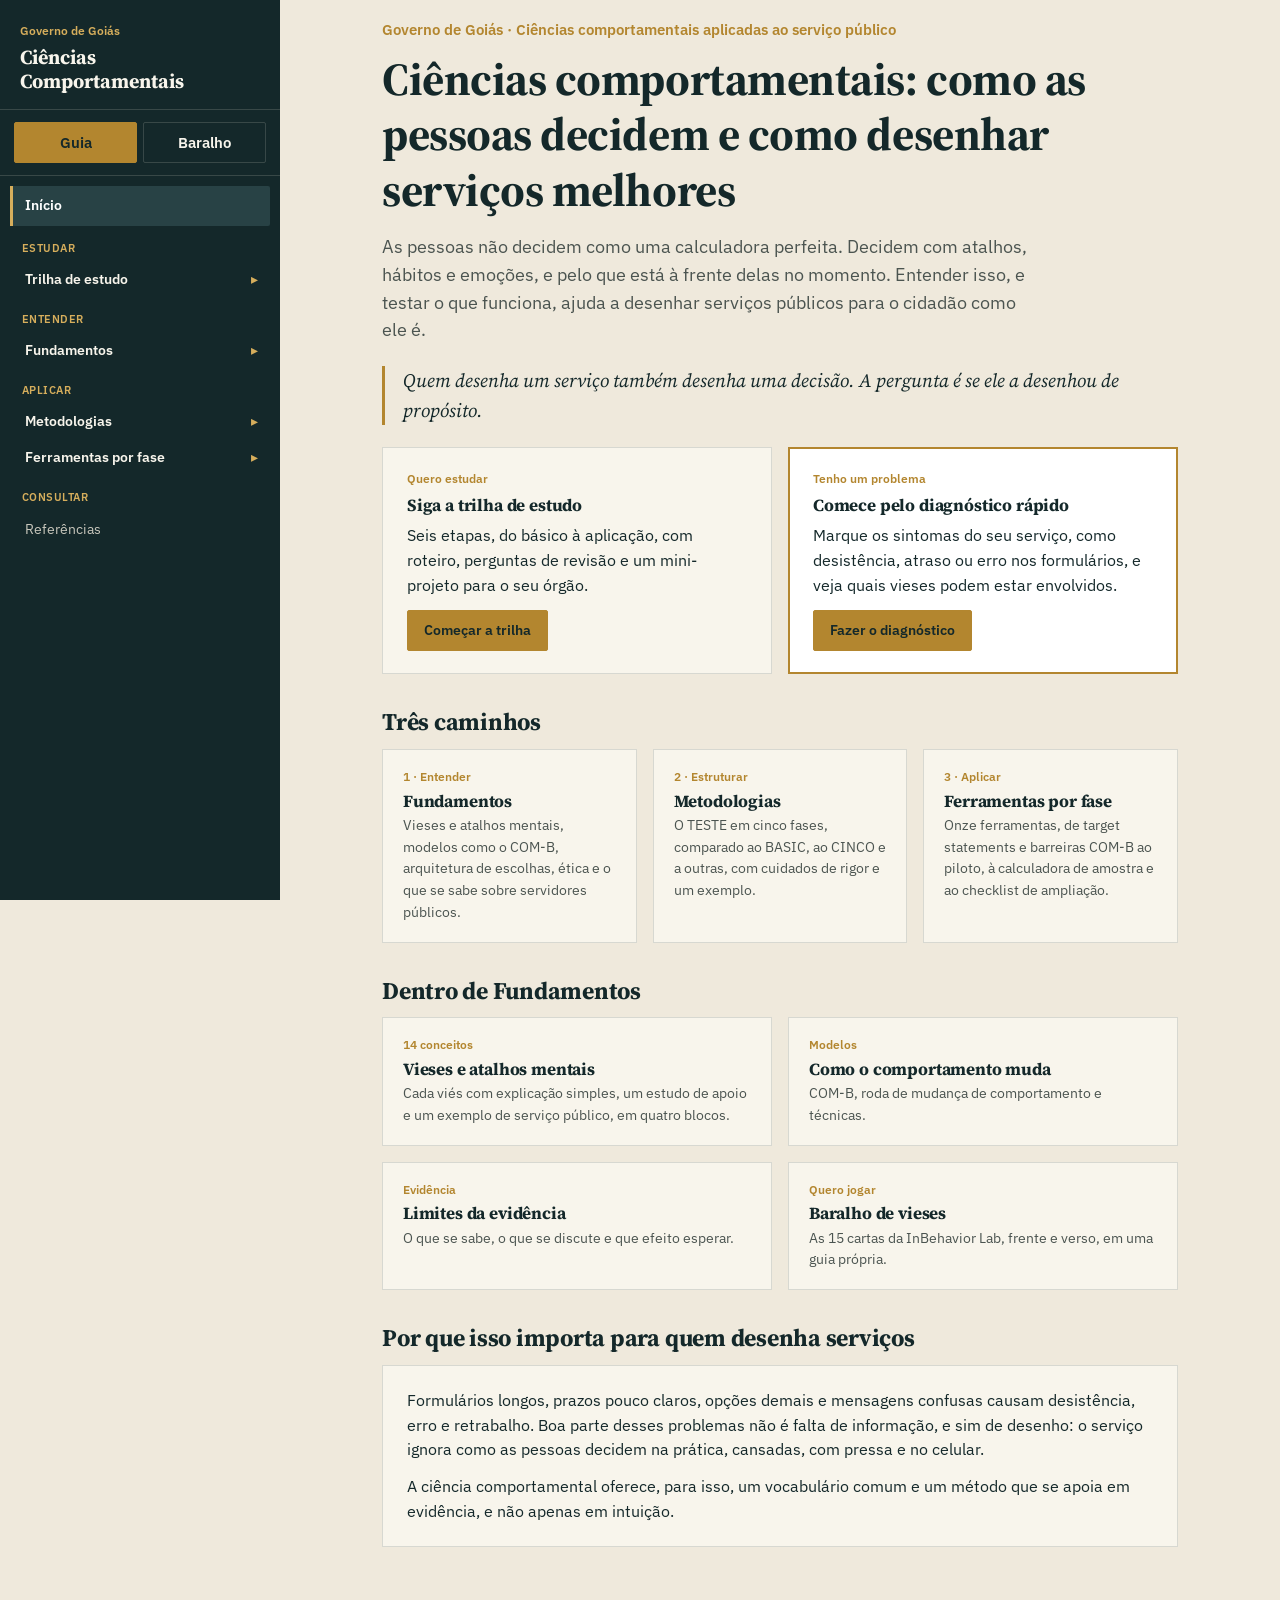
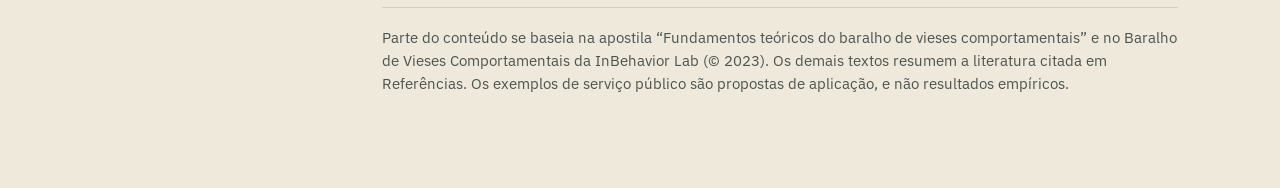
<file: index.html>
<!DOCTYPE html>
<html lang="pt-BR">
<head>
<meta charset="utf-8">
<meta name="viewport" content="width=device-width, initial-scale=1">
<title>Ciências Comportamentais</title>
<meta name="description" content="Ciências comportamentais aplicadas ao serviço público: fundamentos (vieses, modelos e ética), metodologias de aplicação e ferramentas.">
<link rel="preconnect" href="https://fonts.googleapis.com">
<link rel="preconnect" href="https://fonts.gstatic.com" crossorigin>
<link href="https://fonts.googleapis.com/css2?family=Source+Serif+4:ital,opsz,wght@0,8..60,400;0,8..60,600;0,8..60,700;1,8..60,500&family=IBM+Plex+Sans:wght@400;500;600;700&display=swap" rel="stylesheet">
<link rel="stylesheet" href="style.css">
</head>
<body>
<a class="skip" href="#conteudo">Ir para o conteúdo</a>
<div class="shell">
  <aside class="side" id="side" aria-label="Barra lateral"></aside>
  <div class="scrim" id="scrim"></div>
  <div class="main">
    <div class="topbar"><button id="menu-btn" type="button" aria-label="Abrir menu">☰ Menu</button><strong>Ciências Comportamentais</strong></div>
    <div class="voltar-wrap"><button class="btn voltar" id="voltar" type="button" aria-label="Voltar para a página anterior">← Voltar</button></div>
    <main class="wrap" id="conteudo"></main>
  </div>
</div>
<script>window.PAGE = "guia"; window.IS_GUIA = true;</script>
<script src="data.js"></script>
<script src="extra.js"></script>
<script src="trilha.js"></script>
<script src="shell.js"></script>
<script src="app.js"></script>
</body>
</html>
</file>
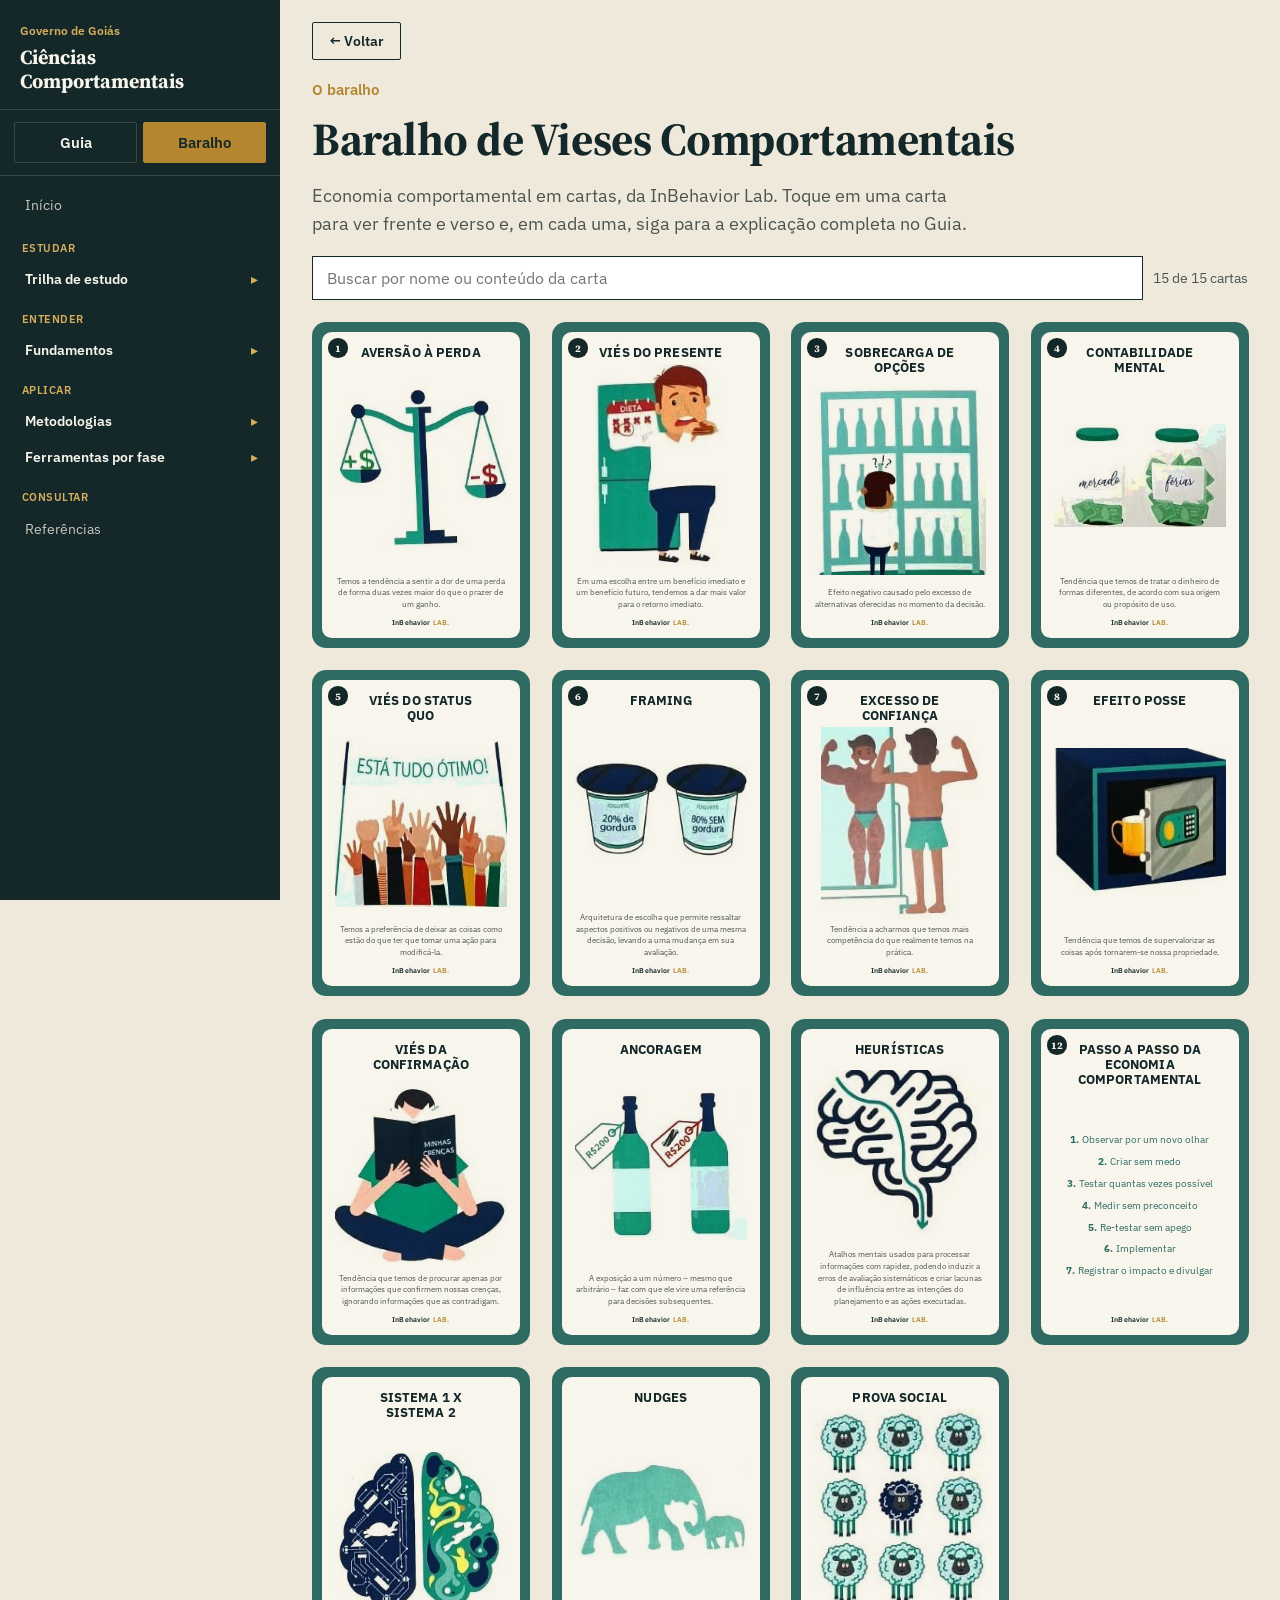
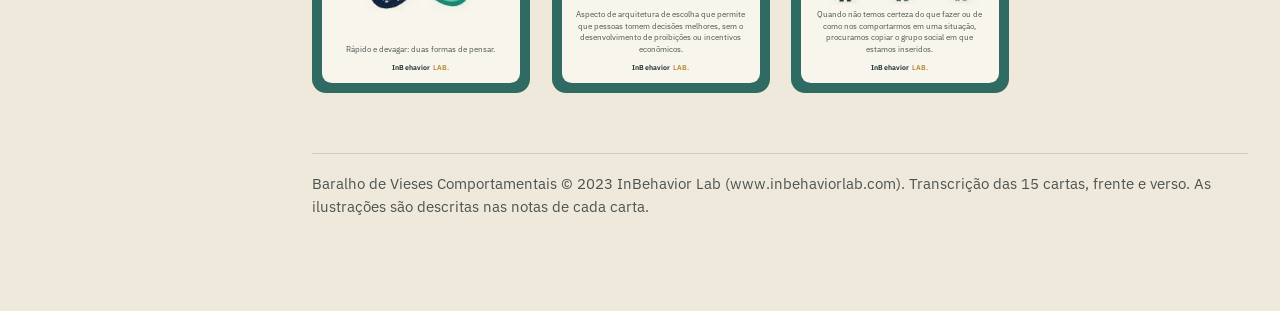
<file: baralho.html>
<!DOCTYPE html>
<html lang="pt-BR">
<head>
<meta charset="utf-8">
<meta name="viewport" content="width=device-width, initial-scale=1">
<title>Baralho · Ciências Comportamentais</title>
<meta name="description" content="As 15 cartas do Baralho de Vieses Comportamentais, frente e verso, com busca.">
<link rel="preconnect" href="https://fonts.googleapis.com">
<link rel="preconnect" href="https://fonts.gstatic.com" crossorigin>
<link href="https://fonts.googleapis.com/css2?family=Source+Serif+4:ital,opsz,wght@0,8..60,400;0,8..60,600;0,8..60,700;1,8..60,500&family=IBM+Plex+Sans:wght@400;500;600;700&display=swap" rel="stylesheet">
<link rel="stylesheet" href="style.css">
</head>
<body>
<a class="skip" href="#conteudo">Ir para o conteúdo</a>
<div class="shell">
  <aside class="side" id="side" aria-label="Barra lateral"></aside>
  <div class="scrim" id="scrim"></div>
  <div class="main">
    <div class="topbar"><button id="menu-btn" type="button" aria-label="Abrir menu">☰ Menu</button><strong>Baralho</strong></div>
    <div class="voltar-wrap wide"><button class="btn voltar" id="voltar" type="button" aria-label="Voltar para a página anterior">← Voltar</button></div>
    <main class="wrap" id="conteudo" style="max-width:1180px">
      <p class="kicker">O baralho</p>
      <h1 class="h1" tabindex="-1">Baralho de Vieses Comportamentais</h1>
      <p class="lead">Economia comportamental em cartas, da InBehavior Lab. Toque em uma carta para ver frente e verso e, em cada uma, siga para a explicação completa no Guia.</p>
      <div class="bar-tools">
        <input id="q" type="search" placeholder="Buscar por nome ou conteúdo da carta" aria-label="Buscar cartas">
        <span class="count" id="count" role="status"></span>
      </div>
      <div class="deck" id="grid"></div>
      <p class="note" id="empty" hidden>Nenhuma carta encontrada.</p>
      <p class="foot">Baralho de Vieses Comportamentais © 2023 InBehavior Lab (www.inbehaviorlab.com). Transcrição das 15 cartas, frente e verso. As ilustrações são descritas nas notas de cada carta.</p>
    </main>
  </div>
</div>

<dialog id="dlg" aria-label="Carta">
  <div class="dh"><strong id="dtitle"></strong><button class="btn" id="close" type="button">Fechar</button></div>
  <div class="stage">
    <div class="dtabs" role="group" aria-label="Lado da carta">
      <button class="btn" type="button" data-side="front">Frente</button>
      <button class="btn" type="button" data-side="back">Verso</button>
    </div>
    <div class="pair" id="pair"></div>
    <div class="dnotes" id="notes"></div>
    <p style="text-align:center;margin-top:16px"><a class="btn primary" id="saiba" href="index.html">Ler a explicação no Guia</a></p>
  </div>
  <div class="dnav">
    <button class="btn" id="prev" type="button">← Anterior</button>
    <button class="btn" id="next" type="button">Próxima →</button>
  </div>
</dialog>

<script>window.PAGE = "baralho";</script>
<script src="data.js"></script>
<script src="trilha.js"></script>
<script src="shell.js"></script>
<script src="cartas.js"></script>
<script src="baralho.js"></script>
</body>
</html>
</file>
<file: style.css>
:root{
  --ink:#14282A; --ink-2:#1D3336; --ink-3:#284245;
  --paper:#EFE9DC; --paper-soft:#F8F5EC; --paper-dark:#E2DAC5;
  --seal:#B3862F; --seal-light:#D6AE5C;
  --trust:#2F6B63; --trust-light:#5C9089; --alert:#9B4A3D;
  --ink-soft:#4B5450;
  --line:rgba(20,40,42,.14); --line-ink:rgba(239,233,220,.16);
  --side:280px;
}
*{box-sizing:border-box}
html{scroll-behavior:smooth}
body{margin:0;font-family:'IBM Plex Sans',system-ui,sans-serif;background:var(--paper);color:var(--ink);line-height:1.55;-webkit-font-smoothing:antialiased}
h1,h2,h3,h4{font-family:'Source Serif 4',Georgia,serif;margin:0;letter-spacing:-.01em;line-height:1.2}
p{margin:0 0 12px}
a{color:var(--trust)}
button{font-family:inherit}
.skip{position:absolute;left:-999px;top:0;background:var(--seal);color:var(--ink);padding:8px 14px;z-index:99}
.skip:focus{left:8px;top:8px}

/* ---------- layout ---------- */
.shell{display:flex;min-height:100vh}
.side{position:fixed;inset:0 auto 0 0;width:var(--side);background:var(--ink);color:var(--paper-soft);display:flex;flex-direction:column;z-index:40;transition:transform .2s}
.side-head{padding:22px 20px 16px;border-bottom:1px solid var(--line-ink)}
.side-head .org{font-size:12px;font-weight:600;color:var(--seal-light);margin:0 0 4px}
.side-head .title{font-family:'Source Serif 4',serif;font-size:20px;font-weight:700;line-height:1.2;margin:0}
a.side-home{display:block;text-decoration:none;color:inherit;transition:background .15s}
a.side-home:hover{background:var(--ink-2)}
a.side-home:hover .title{color:var(--seal-light)}
a.side-home:focus-visible{outline:2px solid var(--seal-light);outline-offset:-3px}
.side-head .org,.side-head .title{display:block}
.tabs{display:flex;gap:6px;padding:12px 14px;border-bottom:1px solid var(--line-ink)}
.tabs a{flex:1;text-align:center;text-decoration:none;font-size:15px;font-weight:600;padding:8px 6px;border:1px solid var(--line-ink);color:var(--paper-soft);border-radius:2px}
.tabs a[aria-current="page"]{background:var(--seal);color:var(--ink);border-color:var(--seal)}
.tabs a:not([aria-current]):hover{border-color:var(--seal-light)}
.nav{flex:1;overflow-y:auto;padding:10px 10px 24px}
.nav a,.nav .grp-btn{display:flex;align-items:center;gap:8px;width:100%;text-align:left;text-decoration:none;color:rgba(239,233,220,.82);background:none;border:0;border-left:3px solid transparent;padding:9px 12px;font-size:14px;cursor:pointer;border-radius:0 2px 2px 0}
.nav a:hover,.nav .grp-btn:hover{background:var(--ink-2);color:#fff}
.nav a[aria-current="page"]{background:var(--ink-3);border-left-color:var(--seal-light);color:#fff;font-weight:600}
.nav .grp-btn{font-weight:600;color:var(--paper-soft)}
.nav .grp-btn .chev{margin-left:auto;transition:transform .15s;color:var(--seal-light)}
.nav .grp-btn[aria-expanded="true"] .chev{transform:rotate(90deg)}
.nav .sec-label{font-size:11px;font-weight:600;letter-spacing:.04em;color:var(--seal-light);padding:14px 12px 4px}
.sub{display:none;padding:2px 0 8px 10px}
.sub.open{display:block}
.sub .blurb{font-size:12.5px;line-height:1.45;color:rgba(239,233,220,.62);margin:2px 10px 6px 12px;font-family:'Source Serif 4',serif;font-style:italic}
.sub a{font-size:13.5px;padding:7px 12px}
.num{flex:none;font-size:11px;font-weight:600;color:var(--seal-light);min-width:22px}

.main{margin-left:var(--side);flex:1;min-width:0}
.topbar{display:none;position:sticky;top:0;z-index:30;background:var(--ink);color:var(--paper-soft);padding:10px 14px;align-items:center;gap:12px}
.topbar button{background:none;border:1px solid var(--line-ink);color:var(--paper-soft);padding:8px 12px;font-size:14px;cursor:pointer;border-radius:2px}
.topbar strong{font-family:'Source Serif 4',serif}
.scrim{display:none}
.wrap{max-width:860px;margin:0 auto;padding:48px 32px 80px}
h1[tabindex="-1"]:focus{outline:none}
.kicker{font-size:15px;font-weight:600;color:var(--seal);margin:0 0 10px}
.h1{font-size:clamp(30px,4.4vw,46px);margin-bottom:16px}
.lead{font-size:18px;color:var(--ink-soft);max-width:660px}
h2.sec{font-size:24px;margin:34px 0 12px}
.lema{font-family:'Source Serif 4',serif;font-style:italic;font-size:21px;color:var(--trust);margin:0 0 22px}

/* ---------- peças ---------- */
.card{background:var(--paper-soft);border:1px solid var(--line);padding:22px 24px;margin:0 0 16px}
.card h3{font-size:17px;margin-bottom:8px}
.card.gold{border-color:var(--seal);box-shadow:0 0 0 1px var(--seal) inset;background:#fff}
.card .tag{display:block;font-size:12px;font-weight:600;color:var(--seal);margin-bottom:6px}
.grid2{display:grid;grid-template-columns:1fr 1fr;gap:16px}
.grid3{display:grid;grid-template-columns:repeat(3,1fr);gap:16px}
.grid2 .card,.grid3 .card{margin:0}
.linkcard{display:block;text-decoration:none;color:inherit;background:var(--paper-soft);border:1px solid var(--line);padding:18px 20px;transition:transform .12s,border-color .12s}
.linkcard:hover{transform:translateY(-2px);border-color:var(--seal)}
.linkcard h3{font-size:17px;margin-bottom:4px}
.linkcard p{font-size:14px;color:var(--ink-soft);margin:0}
.linkcard .n{font-size:12px;font-weight:600;color:var(--seal);display:block;margin-bottom:4px}
.quote{font-family:'Source Serif 4',serif;font-style:italic;font-size:19px;border-left:3px solid var(--seal);padding-left:18px;margin:22px 0}
.chips{display:flex;flex-wrap:wrap;gap:8px;margin:12px 0}
.chip{border:1px solid var(--ink);border-radius:20px;padding:5px 14px;font-size:15px;font-weight:500;background:transparent}
.tool{border:1px solid var(--line);background:#fff;padding:0;margin:20px 0}
.tool>div{padding:16px 22px;border-top:1px solid var(--line)}
.tool>div:first-child{border-top:0}
.tool .lab{display:block;font-size:12px;font-weight:600;color:var(--seal);margin-bottom:4px}
.tool .lab.green{color:var(--trust)}
.tool .lab.red{color:var(--alert)}
.tool p{margin:0}
.src{font-size:15px;color:var(--ink-soft);border-top:1px solid var(--line);padding-top:12px;margin-top:22px}
.pager{display:flex;justify-content:space-between;gap:12px;margin-top:34px;border-top:1px solid var(--line);padding-top:18px;flex-wrap:wrap}
.btn{display:inline-block;cursor:pointer;border:1px solid var(--ink);background:transparent;color:var(--ink);padding:9px 16px;font-size:14px;font-weight:600;text-decoration:none;border-radius:2px}
.btn:hover{background:var(--ink);color:var(--paper-soft)}
.btn.primary{background:var(--seal);border-color:var(--seal);color:var(--ink)}
.btn.primary:hover{background:var(--seal-light)}
.btn[disabled]{opacity:.4;pointer-events:none}

/* tabelas */
table{width:100%;border-collapse:collapse;font-size:14px;background:var(--paper-soft)}
th,td{border:1px solid var(--line);padding:9px 11px;text-align:left;vertical-align:top}
th{background:var(--paper-dark);font-size:15px}
td[contenteditable]{background:#fff;min-width:110px}
td[contenteditable]:focus{outline:2px solid var(--seal)}
.scroll-x{overflow-x:auto}

/* passos */
.steps{list-style:none;margin:20px 0;padding:0}
.steps li{display:flex;gap:18px;padding:16px 0;border-top:1px solid var(--line)}
.steps li:last-child{border-bottom:1px solid var(--line)}
.steps .big{flex:none;width:40px;font-family:'Source Serif 4',serif;font-weight:700;font-size:26px;color:var(--seal)}
.steps h3{font-size:17px;margin-bottom:2px}
.steps p{margin:0;font-size:14.5px;color:var(--ink-soft)}
.steps .meta{font-size:12.5px;color:var(--trust);font-weight:600;margin-top:4px}

/* formulários */
.check{display:flex;gap:10px;align-items:flex-start;padding:10px 12px;background:var(--paper-soft);border:1px solid var(--line);margin-bottom:8px;cursor:pointer}
.check input{margin-top:4px;accent-color:var(--trust)}
.check:has(input:checked){border-color:var(--seal);background:#fff}
label.f{display:block;font-size:15px;font-weight:600;margin:12px 0 4px}
input[type=number]{width:140px;padding:9px 10px;border:1px solid var(--ink);background:#fff;font-size:16px;font-family:inherit}
.result{background:var(--ink);color:var(--paper-soft);padding:20px 24px;margin-top:16px}
.result strong{font-family:'Source Serif 4',serif;font-size:30px;color:var(--seal-light)}
.ok{color:#7FAE83}.warn{color:var(--seal-light)}
.refs{padding-left:20px;font-size:14px}
.refs li{margin-bottom:8px}
.note{font-size:13.5px;color:var(--ink-soft)}
.foot{margin-top:60px;padding-top:18px;border-top:1px solid var(--line);font-size:15px;color:var(--ink-soft)}

/* ---------- baralho ---------- */
.bar-tools{display:flex;gap:10px;flex-wrap:wrap;align-items:center;margin:18px 0 22px}
.bar-tools input{flex:1 1 240px;min-width:0;padding:11px 14px;border:1px solid var(--ink);background:#fff;font-size:1rem;font-family:inherit}
.count{font-size:.9rem;color:var(--ink-soft)}
.deck{display:grid;grid-template-columns:repeat(auto-fill,minmax(200px,1fr));gap:22px}
.tile{all:unset;cursor:pointer;display:block;border-radius:16px;transition:transform .15s,box-shadow .15s}
.tile:hover{transform:translateY(-4px);box-shadow:0 10px 24px rgba(20,40,42,.22)}
.tile:focus-visible{outline:3px solid var(--seal);outline-offset:3px}
.face{container-type:inline-size;aspect-ratio:2/3;width:100%;border-radius:6.5%/4.3%;position:relative;overflow:hidden}
.face.front{background:var(--trust)}
.face.back{background:var(--ink)}
.face .inner{position:absolute;inset:4.5cqw;border-radius:4.5cqw;display:flex;flex-direction:column;padding:6cqw 6cqw 4.5cqw;text-align:center}
.front .inner{background:var(--paper-soft)}
.back .inner{border:.5cqw solid rgba(239,233,220,.8)}
.face h3{margin:0;text-transform:uppercase;font-size:5.8cqw;line-height:1.2;font-family:'IBM Plex Sans',sans-serif;font-weight:700;letter-spacing:.01em}
.front h3{color:var(--ink)}
.back h3{color:var(--seal-light)}
.art{flex:1;display:flex;align-items:center;justify-content:center;min-height:0}
.art span{width:44cqw;height:44cqw;border-radius:50%;background:var(--paper-dark);color:var(--seal);display:flex;align-items:center;justify-content:center;font-weight:700;font-size:20cqw;font-family:'Source Serif 4',serif}
.front .txt{font-size:3.7cqw;line-height:1.45;color:var(--ink-soft);margin:0 0 3cqw}
.front ol{flex:1;list-style:none;margin:5cqw 0 0;padding:0;display:flex;flex-direction:column;justify-content:center;gap:3.2cqw;font-size:4.4cqw;color:var(--trust)}
.front ol li b{margin-right:.3em}
.brand{font-size:3.4cqw;color:var(--ink);font-weight:600;letter-spacing:.02em;margin-top:auto}
.brand i{font-style:normal;color:var(--seal)}
.back .body{flex:1;min-height:0;overflow:auto;margin-top:4cqw;display:flex;flex-direction:column;justify-content:center;gap:3.2cqw;font-size:3.5cqw;line-height:1.42;color:var(--paper-soft);white-space:pre-line}
.back .body p{margin:0}
.back .body p:first-child{font-weight:600}
.back .body p+p{opacity:.92}
.back .foot{font-size:2.9cqw;color:var(--seal-light);margin:3cqw 0 0;padding:0;border:0;line-height:1.35}
.back .foot small{display:block;color:#fff;opacity:.75;font-size:2.4cqw}
dialog{border:0;border-radius:4px;padding:0;width:min(1000px,96vw);max-height:96vh;background:var(--paper);box-shadow:0 20px 60px rgba(0,0,0,.45);color:var(--ink)}
dialog::backdrop{background:rgba(10,22,24,.7)}
.dh{display:flex;align-items:center;justify-content:space-between;gap:10px;padding:12px 16px;border-bottom:1px solid var(--line);background:var(--paper-soft)}
.stage{padding:18px 16px;overflow:auto;max-height:calc(96vh - 130px)}
.pair{display:grid;gap:22px;justify-content:center;grid-template-columns:minmax(0,380px)}
.dtabs{display:flex;justify-content:center;gap:8px;margin-bottom:14px}
.dtabs .btn[aria-pressed="true"]{background:var(--ink);color:#fff}
.pair[data-side="front"] .wb,.pair[data-side="back"] .wf{display:none}
.lab2{font-size:.78rem;text-transform:uppercase;letter-spacing:.08em;color:var(--ink-soft);text-align:center;margin-bottom:6px}
.dnotes{max-width:800px;margin:16px auto 0;font-size:.88rem;color:var(--ink-soft)}
.dnav{display:flex;justify-content:space-between;gap:10px;padding:10px 16px;border-top:1px solid var(--line);background:var(--paper-soft)}
@media (min-width:860px){
  .pair{grid-template-columns:repeat(2,minmax(0,380px))}
  .pair[data-side] .face-wrap{display:block!important}
  .dtabs{display:none}
}
@media (max-width:859px){.face-wrap .lab2{display:none}}

/* ---------- responsivo ---------- */
@media (max-width:900px){
  .side{transform:translateX(-100%)}
  .side.open{transform:none}
  .main{margin-left:0}
  .topbar{display:flex}
  .scrim.show{display:block;position:fixed;inset:0;background:rgba(10,22,24,.55);z-index:35}
  .wrap{padding:30px 18px 60px}
  .grid2,.grid3{grid-template-columns:1fr}
}
@media print{.side,.topbar{display:none}.main{margin:0}}

/* botão voltar */
.voltar-wrap{max-width:860px;margin:0 auto;padding:22px 32px 0}
.voltar-wrap.wide{max-width:1180px}
.voltar{font-family:inherit}
.voltar:focus-visible{outline:2px solid var(--seal);outline-offset:3px}
.voltar-wrap+.wrap{padding-top:18px}
@media (max-width:900px){.voltar-wrap{padding:16px 18px 0}}
@media print{.voltar-wrap{display:none}}

.voltar-wrap[hidden]{display:none}

/* ilustrações das cartas e número no canto */
.art img{max-width:100%;max-height:100%;width:auto;height:auto;object-fit:contain;mix-blend-mode:multiply}
.front .art{padding:2cqw 0}
.num-canto{position:absolute;top:3cqw;left:3cqw;width:9cqw;height:9cqw;border-radius:50%;background:var(--ink);color:var(--paper-soft);display:flex;align-items:center;justify-content:center;font:700 4.6cqw 'Source Serif 4',serif;z-index:1}
.front h3{padding:0 9cqw}

/* editores e formulários das ferramentas */
table.ed input[type=text],table.ed textarea,table.ed select,.card textarea,.card select{width:100%;font:inherit;font-size:14px;padding:7px 8px;border:1px solid var(--line);background:#fff;color:var(--ink);border-radius:2px}
table.ed textarea,.card textarea{resize:vertical;min-height:54px}
table.ed select.num5{width:64px}
table.ed td{min-width:90px;padding:6px}
table.ed td:first-child{min-width:150px}
.card .f{display:block;font-size:13px;font-weight:600;margin:10px 0 4px}
.sec+.note{margin-top:-4px}
.card ul{margin:0}

/* menu aninhado e trilho */
.nav .grp-btn.nivel1{padding-left:22px;font-weight:500}
.nav .grp-btn.nivel2{padding-left:34px;font-weight:500;font-size:13.5px}
.sub.nivel1{padding-left:6px}
.sub.nivel2{padding-left:8px}
.sub.nivel2 a{font-size:13px}
.crumb{font-size:13.5px;color:var(--ink-soft);margin:0 0 14px}
.crumb a{color:var(--trust);text-decoration:none}
.crumb a:hover{text-decoration:underline}

/* ---- Trilha de estudo ---- */
.sr-only{position:absolute;width:1px;height:1px;overflow:hidden;clip:rect(0 0 0 0);white-space:nowrap}
.nav a.lida span:not(.num)::after{content:" ✓";color:var(--seal-light);font-weight:600}
.selo-etapa{display:flex;flex-wrap:wrap;gap:8px 12px;align-items:center;margin:0 0 14px;font-size:13.5px}
.selo-etapa a{color:var(--trust);font-weight:600;text-decoration:none;border:1px solid var(--trust);padding:3px 10px;border-radius:2px}
.selo-etapa a:hover{background:var(--trust);color:var(--paper-soft)}
.tr-tag{display:inline-block;font-size:11.5px;font-weight:600;padding:2px 8px;border-radius:2px;border:1px solid var(--line);color:var(--ink-soft)}
.tr-tag.ess{border-color:var(--seal);color:var(--ink)}
.tr-tag.apr{color:var(--trust);border-color:var(--trust)}
.trilha-nav{margin-top:34px;border-top:1px solid var(--line);padding-top:18px}
.trilha-nav .pager{margin-top:14px;border-top:0;padding-top:0}
.prog{height:8px;background:var(--paper-dark);margin:12px 0 4px;border-radius:2px;overflow:hidden}
.prog span{display:block;height:100%;background:var(--trust)}
.prog-txt{font-size:12.5px;color:var(--ink-soft);margin:0}
.tr-lista{list-style:none;padding:0;margin:0 0 8px}
.tr-item{display:flex;flex-wrap:wrap;gap:6px 12px;align-items:baseline;padding:11px 4px;border-top:1px solid var(--line)}
.tr-item:last-child{border-bottom:1px solid var(--line)}
.tr-mark{flex:none;width:18px;color:var(--ink-soft)}
.tr-item.feito .tr-mark{color:var(--trust);font-weight:700}
.tr-item a{color:var(--ink);font-weight:500;text-decoration:none}
.tr-item a:hover{text-decoration:underline}
.tr-item .tr-tag{margin-left:auto}
.rev{background:var(--paper-soft);border:1px solid var(--line);margin-bottom:10px;padding:0}
.rev summary{cursor:pointer;padding:14px 18px;font-weight:600;list-style:none;display:flex;gap:12px}
.rev summary::-webkit-details-marker{display:none}
.rev summary:focus-visible{outline:2px solid var(--trust);outline-offset:-2px}
.rev .rev-n{flex:none;color:var(--seal);font-family:'Source Serif 4',serif;font-size:20px;line-height:1.2}
.rev[open]{border-color:var(--seal);background:#fff}
.rev p{margin:0;padding:0 18px 16px 48px;color:var(--ink-soft)}
</file>
